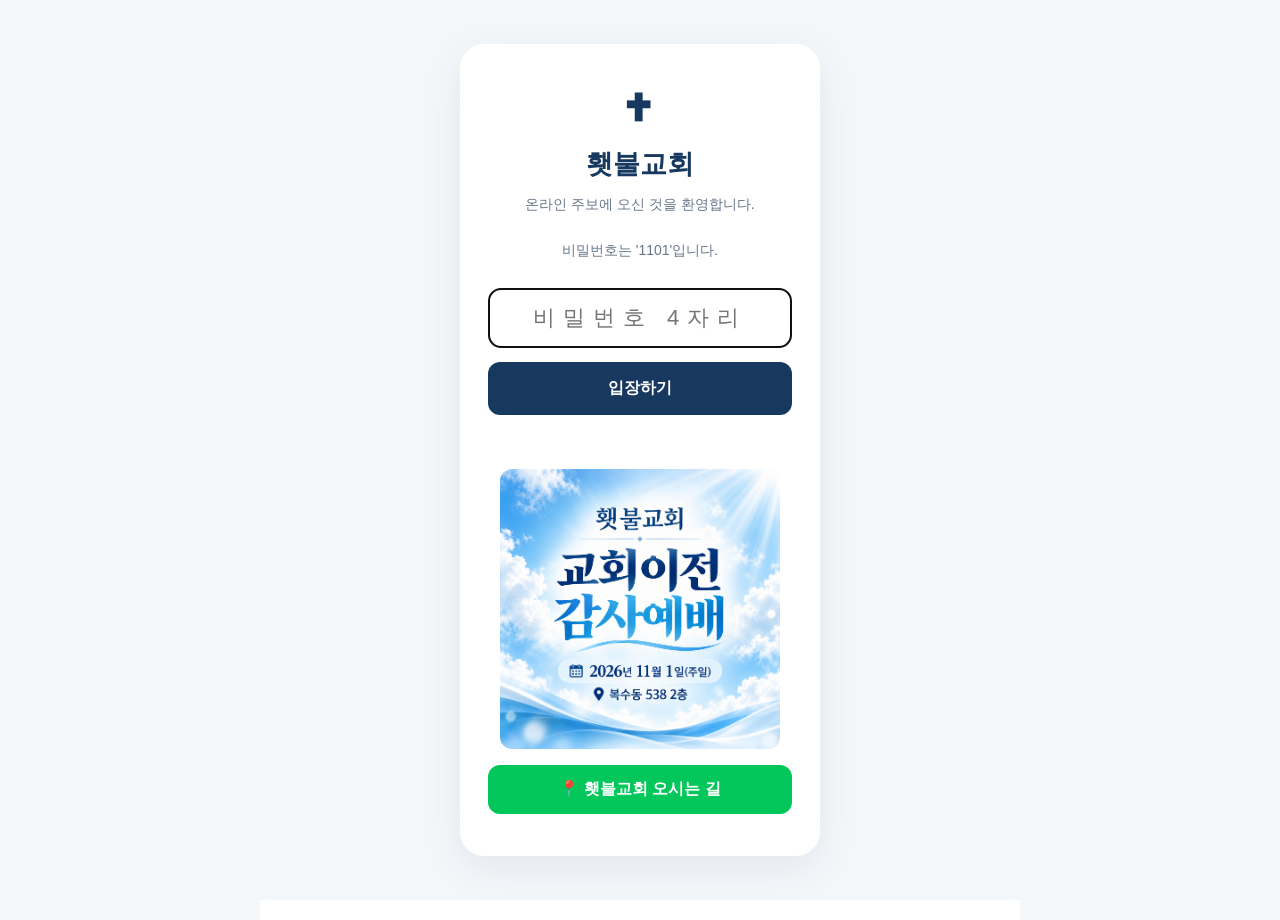
<file: index.html>
<!doctype html><html lang="ko"><head><meta charset="utf-8"><meta name="viewport" content="width=device-width,initial-scale=1"><title>홈 | 횃불교회</title><link rel="stylesheet" href="styles.css">

<style>
#church-lock {
  position: fixed;
  inset: 0;
  z-index: 999999;
  background: #f4f7fa;
  display: flex;
  align-items: center;
  justify-content: center;
  padding: 24px;
}

.church-lock-box {
  width: 100%;
  max-width: 360px;
  background: white;
  border-radius: 24px;
  padding: 42px 28px;
  text-align: center;
  box-shadow: 0 12px 40px rgba(20, 50, 80, 0.08);
  font-family: inherit;
}

.church-lock-icon {
  font-size: 42px;
  color: #17385f;
  margin-bottom: 12px;
}

.church-lock-box h2 {
  font-size: 27px;
  color: #17385f;
  margin: 0 0 12px;
}

.church-lock-box p {
  color: #66778b;
  font-size: 14px;
  margin-bottom: 28px;
}

#church-password {
  width: 100%;
  padding: 16px;
  border: 1px solid #d9e2ec;
  border-radius: 12px;
  font-size: 22px;
  text-align: center;
  letter-spacing: 8px;
  box-sizing: border-box;
}

#church-unlock {
  width: 100%;
  margin-top: 14px;
  padding: 16px;
  border: none;
  border-radius: 12px;
  background: #17385f;
  color: white;
  font-size: 16px;
  font-weight: bold;
  cursor: pointer;
}

#church-error {
  color: #d64545;
  font-size: 13px;
  margin: 14px 0 0;
  min-height: 20px;
}
  
/* 입장하기 버튼 아래 포스터 */
.church-poster {
  display: block;
  width: 100%;
  max-width: 280px;
  height: auto;
  margin: 20px auto 0;
  border-radius: 12px;
  object-fit: contain;
}

/* 화면이 작은 휴대폰에서도 스크롤 가능 */
#church-lock {
  overflow-y: auto;
}

.church-lock-box {
  margin: auto;
}

</style>
</head><body><div class="site"><header><a href="index.html">✝ 횃불교회</a></header>
<main>
<section class="hero"><h2>횃불교회에 오신 여러분을 환영합니다!</h2><p>"GOD loves you."</p><div>— ♡ —</div></section>
<section class="grid">
<a class="card" href="bulletin.html"><h2>주보</h2><p>예배 순서를 확인해요.</p></a>
<a class="card green" href="sermon.html"><h2>말씀 기억하기</h2><p>말씀을 기억하고 삶에 적용해요.</p></a>
<a class="card dark" href="welcome.html"><h2>횃불교회 소개</h2><p>서로를 위해 기도해요.</p></a>
<a class="card" href="news.html"><h2>교회 소식</h2><p>교회의 새로운 소식을 확인해요.</p></a>
</section>
</main>

<div style="text-align: center; padding: 25px 20px;">
  <a
    href="https://naver.me/GP2pM4Ov"
    target="_blank"
    rel="noopener noreferrer"
    style="
      display: inline-block;
      padding: 15px 35px;
      background: #03c75a;
      color: white;
      border-radius: 12px;
      text-decoration: none;
      font-size: 16px;
      font-weight: bold;
    "
  >
    📍 횃불교회 오시는 길
  </a>
</div>

<footer>© 2026 횃불교회. All rights reserved.</footer></div>

<script>
(function () {
  const PASSWORD = "1101";

  // 현재 브라우저 탭에서 인증했는지 확인
  if (sessionStorage.getItem("church_access") === "yes") {
    return;
  }

  // 기존 화면을 가리고 비밀번호 입력창 표시
  const overlay = document.createElement("div");
  overlay.id = "church-lock";
  overlay.innerHTML = `
    <div class="church-lock-box">
      <div class="church-lock-icon">✝</div>
      <h2>횃불교회</h2>
      <p>온라인 주보에 오신 것을 환영합니다.</p>
      <p>비밀번호는 '1101'입니다.</p>
      <input
        type="password"
        id="church-password"
        inputmode="numeric"
        pattern="[0-9]*"
        maxlength="4"
        placeholder="비밀번호 4자리"
        autocomplete="off"
      >
     
<button id="church-unlock">입장하기</button>
<p id="church-error" aria-live="polite"></p>

<img
  src="poster.png"
  alt="횃불교회 교회이전 감사예배 안내"
  class="church-poster"
>
<a
  href="https://naver.me/GP2pM4Ov"
  target="_blank"
  rel="noopener noreferrer"
  style="
    display: block;
    margin: 16px auto 0;
    padding: 14px 20px;
    background: #03c75a;
    color: white;
    border-radius: 12px;
    text-decoration: none;
    font-size: 16px;
    font-weight: bold;
    text-align: center;
  "
>
  📍 횃불교회 오시는 길
</a>    </div>
  `;

  document.body.appendChild(overlay);

  const input = document.getElementById("church-password");
  const button = document.getElementById("church-unlock");
  const error = document.getElementById("church-error");

  function unlock() {
    if (input.value === PASSWORD) {
      sessionStorage.setItem("church_access", "yes");
      overlay.remove();
    } else {
      error.textContent = "비밀번호가 올바르지 않습니다.";
      input.value = "";
      input.focus();
    }
  }

  button.addEventListener("click", unlock);
  input.addEventListener("keydown", function (e) {
    if (e.key === "Enter") unlock();
  });

  input.focus();
})();
</script>

</body></html>
</file>
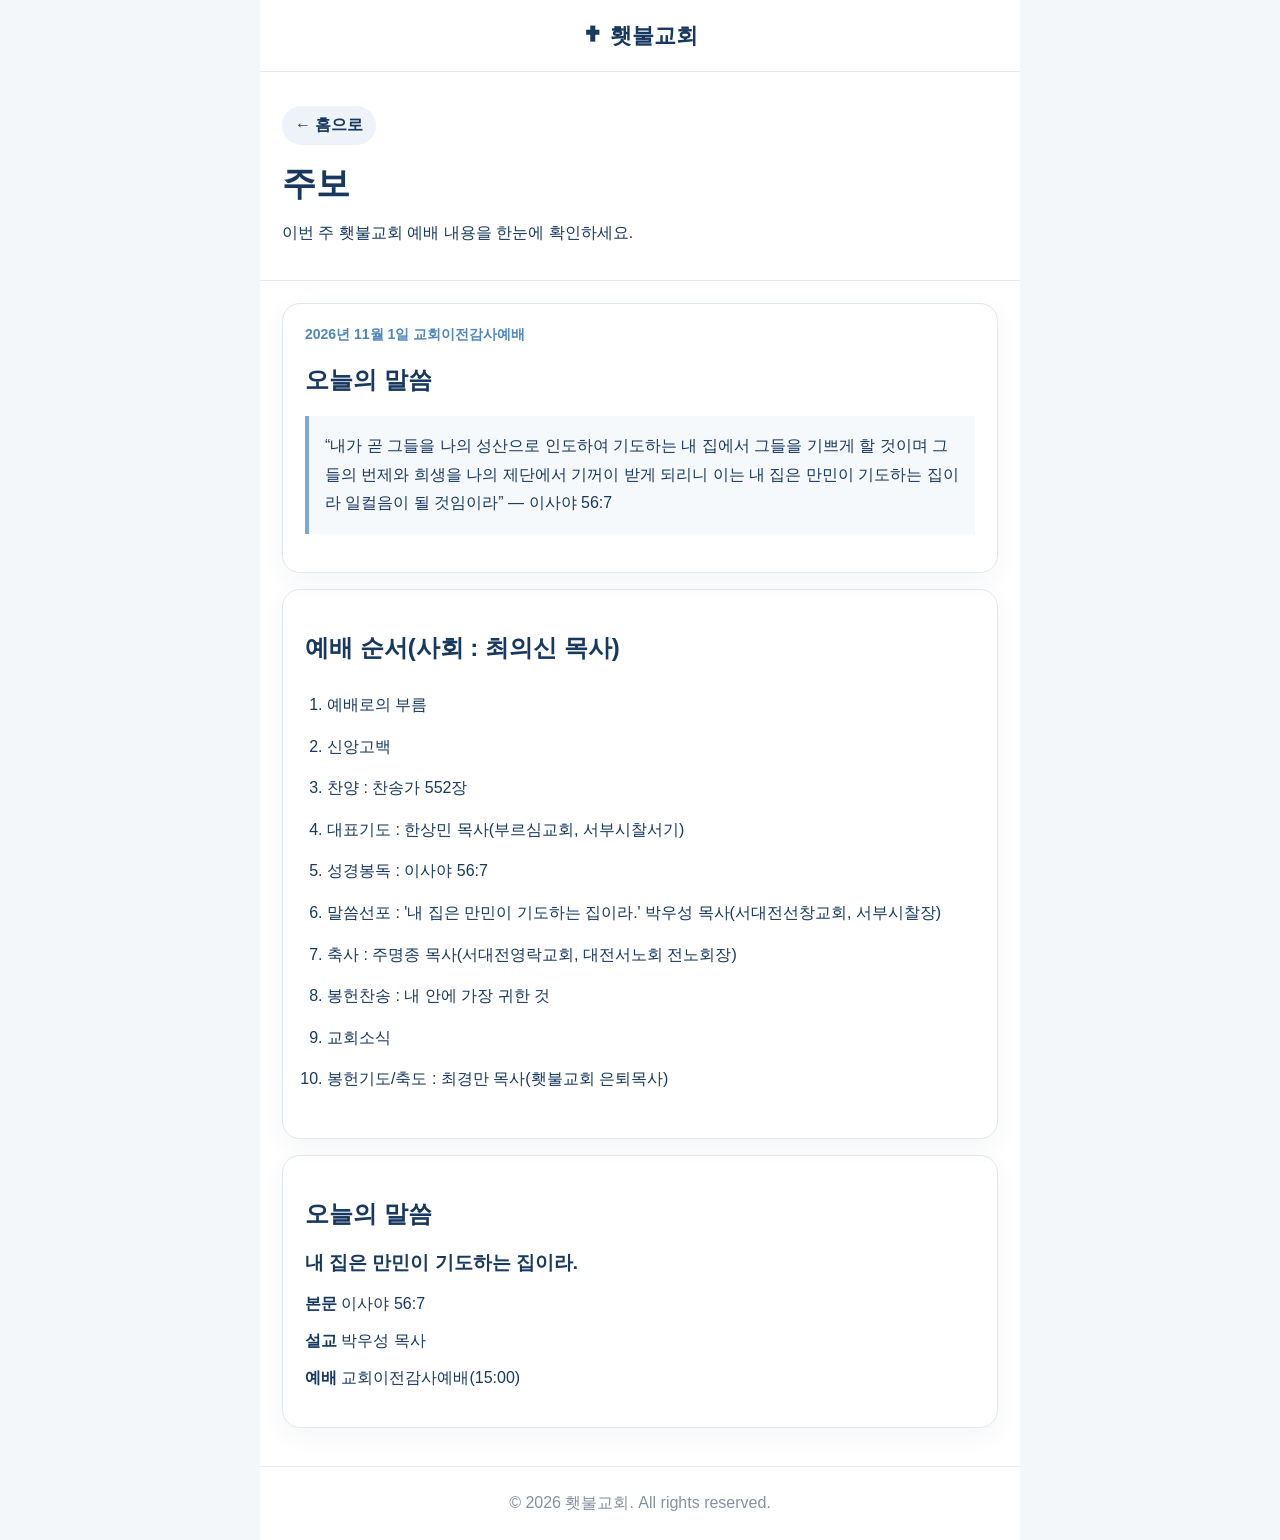
<file: bulletin.html>
<!doctype html><html lang="ko"><head><meta charset="utf-8"><meta name="viewport" content="width=device-width,initial-scale=1"><title>주보 | 횃불교회</title><link rel="stylesheet" href="styles.css"></head><body><div class="site"><header><a href="index.html">✝ 횃불교회</a></header>
<main><section class="pagehead"><a class="back" href="index.html">← 홈으로</a><h1>주보</h1><p>이번 주 횃불교회 예배 내용을 한눈에 확인하세요.</p></section>
<section class="body">
<div class="box"><div class="date">2026년 11월 1일 교회이전감사예배</div>
  <h2>오늘의 말씀</h2><p class="scripture">“내가 곧 그들을 나의 성산으로 인도하여 기도하는 내 집에서 그들을 기쁘게 할 것이며 그들의 번제와 희생을 나의 제단에서 기꺼이 받게 되리니 이는 내 집은 만민이 기도하는 집이라 일컬음이 될 것임이라” — 이사야 56:7</p></div>
<div class="box"><h2>예배 순서(사회 : 최의신 목사)</h2><ol>
  <li>예배로의 부름</li>
  <li>신앙고백</li>
  <li>찬양 : 찬송가 552장</li>
  <li>대표기도 : 한상민 목사(부르심교회, 서부시찰서기)</li>
  <li>성경봉독 :  이사야 56:7</li>
  <li>말씀선포 : '내 집은 만민이 기도하는 집이라.' 박우성 목사(서대전선창교회, 서부시찰장)</li>
  <li>축사 : 주명종 목사(서대전영락교회, 대전서노회 전노회장)</li>
  <li>봉헌찬송 : 내 안에 가장 귀한 것</li>
  <li>교회소식</li>
  <li>봉헌기도/축도 : 최경만 목사(횃불교회 은퇴목사)</li>
</ol></div>
<div class="box">
  <h2>오늘의 말씀</h2>
  <h3>내 집은 만민이 기도하는 집이라.</h3>
  <p><b>본문</b> 이사야 56:7</p>
  <p><b>설교</b> 박우성 목사</p>
  <p><b>예배</b> 교회이전감사예배(15:00)</p></div>
</section></main><footer>© 2026 횃불교회. All rights reserved.</footer></div></body></html>
</file>
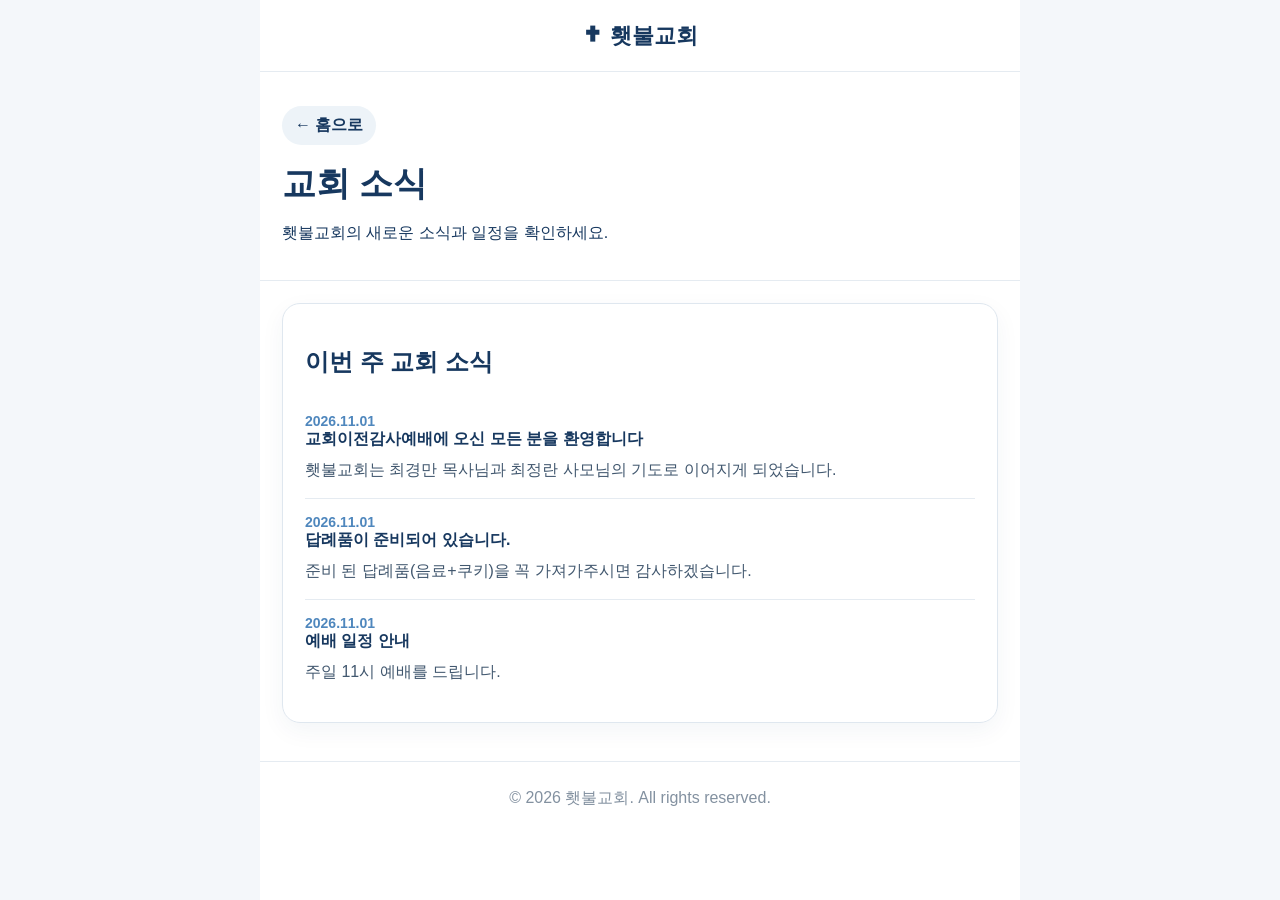
<file: news.html>
<!doctype html><html lang="ko"><head><meta charset="utf-8"><meta name="viewport" content="width=device-width,initial-scale=1"><title>교회 소식 | 횃불교회</title><link rel="stylesheet" href="styles.css"></head><body><div class="site"><header><a href="index.html">✝ 횃불교회</a></header>
<main><section class="pagehead"><a class="back" href="index.html">← 홈으로</a>
  <h1>교회 소식</h1><p>횃불교회의 새로운 소식과 일정을 확인하세요.</p></section>
<section class="body"><div class="box"><h2>이번 주 교회 소식</h2>
<div class="news"><div class="date">2026.11.01</div>
  <strong>교회이전감사예배에 오신 모든 분을 환영합니다</strong><p>횃불교회는 최경만 목사님과 최정란 사모님의 기도로 이어지게 되었습니다.</p></div>
<div class="news"><div class="date">2026.11.01</div>
  <strong>답례품이 준비되어 있습니다.</strong><p>준비 된 답례품(음료+쿠키)을 꼭 가져가주시면 감사하겠습니다.</p></div>
<div class="news"><div class="date">2026.11.01</div>
  <strong>예배 일정 안내</strong><p>주일 11시 예배를 드립니다.</p></div>
</div></section></main><footer>© 2026 횃불교회. All rights reserved.</footer></div></body></html>
</file>
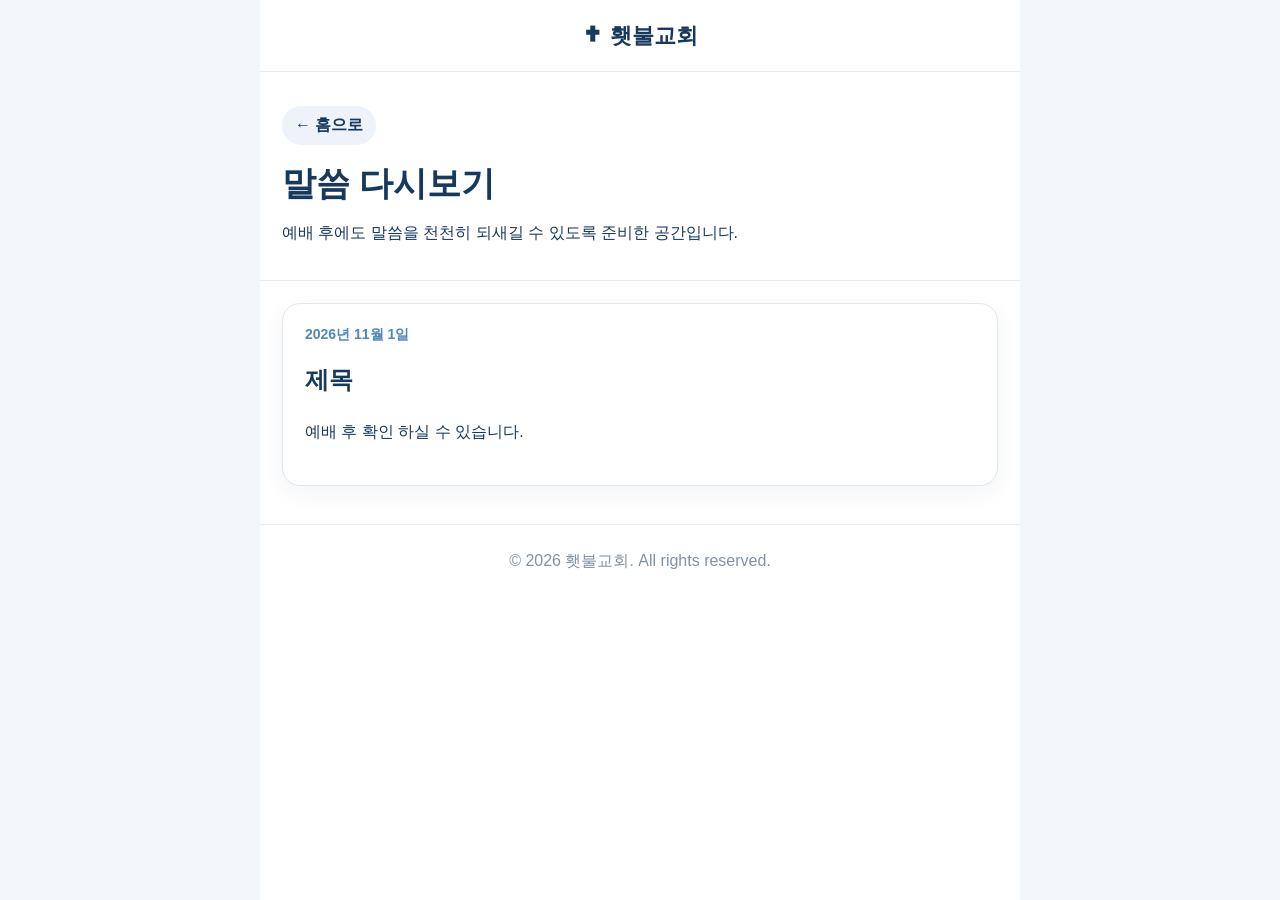
<file: sermon.html>
<!doctype html><html lang="ko"><head><meta charset="utf-8"><meta name="viewport" content="width=device-width,initial-scale=1"><title>말씀 다시보기 | 횃불교회</title><link rel="stylesheet" href="styles.css"></head><body><div class="site"><header><a href="index.html">✝ 횃불교회</a></header>
<main><section class="pagehead"><a class="back" href="index.html">← 홈으로</a>
  <h1>말씀 다시보기</h1><p>예배 후에도 말씀을 천천히 되새길 수 있도록 준비한 공간입니다.</p></section>
<section class="body"><div class="box">
  <div class="date">2026년 11월 1일</div>
  <h2>제목</h2>
  <p class="note">예배 후 확인 하실 수 있습니다.</p>
</div>
</section>
</main>
  <footer>© 2026 횃불교회. All rights reserved.</footer></div></body></html>
</file>
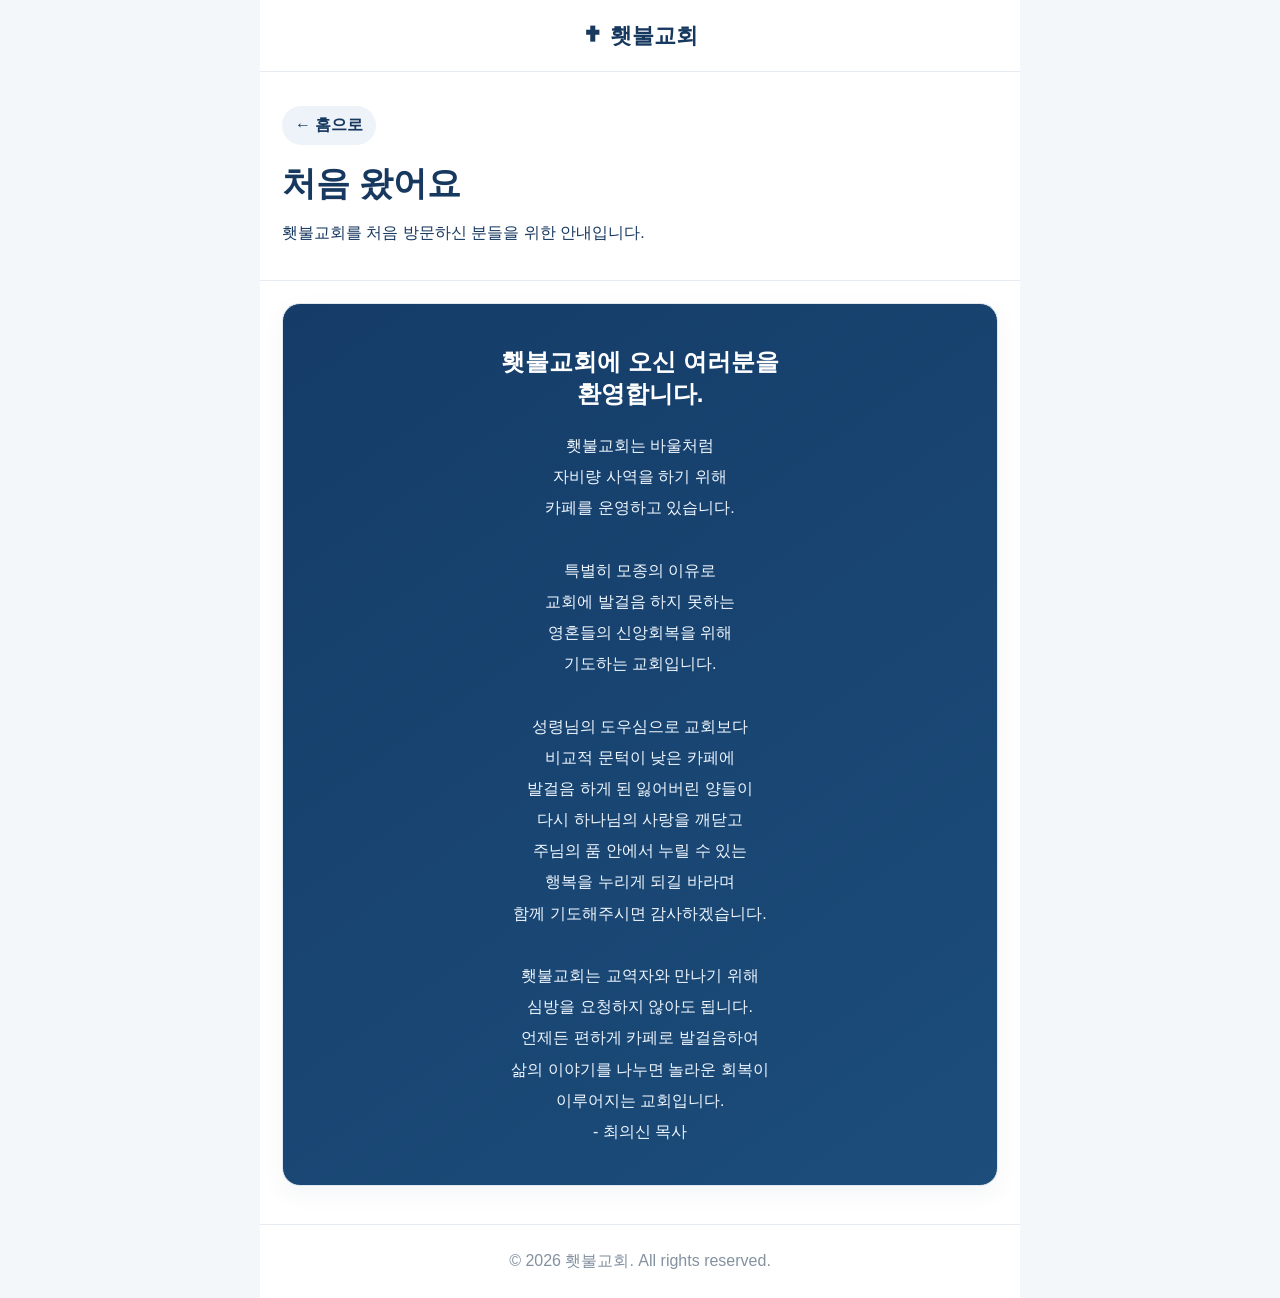
<file: welcome.html>
<!doctype html><html lang="ko"><head><meta charset="utf-8"><meta name="viewport" content="width=device-width,initial-scale=1"><title>처음 왔어요 | 횃불교회</title><link rel="stylesheet" href="styles.css"></head><body><div class="site"><header><a href="index.html">✝ 횃불교회</a></header>
<main><section class="pagehead"><a class="back" href="index.html">← 홈으로</a><h1>처음 왔어요</h1><p>횃불교회를 처음 방문하신 분들을 위한 안내입니다.</p></section>
<section class="body"><div class="box welcome"><h2>횃불교회에 오신 여러분을<br>환영합니다.</h2><p class="note">횃불교회는 바울처럼 
자비량 사역을 하기 위해
카페를 운영하고 있습니다.

특별히 모종의 이유로 
교회에 발걸음 하지 못하는 
영혼들의 신앙회복을 위해 
기도하는 교회입니다.

성령님의 도우심으로 교회보다 
비교적 문턱이 낮은 카페에 
발걸음 하게 된 잃어버린 양들이 
다시 하나님의 사랑을 깨닫고 
주님의 품 안에서 누릴 수 있는 
행복을 누리게 되길 바라며
함께 기도해주시면 감사하겠습니다.

횃불교회는 교역자와 만나기 위해 
심방을 요청하지 않아도 됩니다.
언제든 편하게 카페로 발걸음하여 
삶의 이야기를 나누면 놀라운 회복이 
이루어지는 교회입니다. 
- 최의신 목사</p></div></section></main><footer>© 2026 횃불교회. All rights reserved.</footer></div></body></html>
</file>
<file: styles.css>
body{margin:0;background:#f4f7fa;color:#17385f;font-family:Arial,'Noto Sans KR',sans-serif}
*{box-sizing:border-box} a{text-decoration:none;color:inherit}
.site{max-width:760px;margin:auto;background:white;min-height:100vh}
header{height:72px;display:flex;align-items:center;justify-content:center;border-bottom:1px solid #e5ebf1;position:sticky;top:0;background:#fff;z-index:10}
header a{font-weight:800;font-size:22px}
.hero{padding:54px 24px;text-align:center;background:linear-gradient(135deg,#eef6fb,#fff)}
.hero h1{font-size:54px;margin:0;color:#28598a;font-family:serif;font-style:italic}.hero p{color:#5f92c1;font-weight:700}
.grid{display:grid;grid-template-columns:1fr 1fr;gap:14px;padding:22px}
.card{border:2px solid #dbe5ee;border-radius:18px;padding:28px 16px;text-align:center;min-height:190px;display:flex;flex-direction:column;justify-content:center}
.card.dark{background:#17385f;color:#fff;border-color:#17385f}.card.green{border-color:#b9dbcf}
.card h2{margin:0 0 10px}.card p{margin:0;color:#65768a;line-height:1.6}.dark p{color:#edf4fa}
.pagehead{padding:34px 22px 20px;border-bottom:1px solid #e5ebf1}.pagehead h1{margin:16px 0 8px;font-size:34px}
.back{display:inline-block;background:#edf3f8;padding:9px 13px;border-radius:999px;font-weight:700}
.body{padding:22px}.box{border:1px solid #dfe7ef;border-radius:18px;padding:22px;margin-bottom:16px;box-shadow:0 8px 24px rgba(24,54,90,.05)}
.date{color:#4f87bd;font-weight:800;font-size:14px}.scripture{padding:16px;background:#f6f9fc;border-left:4px solid #7aa8d2;line-height:1.8}
ol{padding-left:22px}li{padding:8px 0;line-height:1.6}.note{white-space:pre-line;line-height:1.95}
.welcome{background:linear-gradient(145deg,#153c68,#1c4d7b);color:#fff;text-align:center}.welcome p{color:#eef6ff}
.news{padding:15px 0;border-bottom:1px solid #e5ebf1}.news:last-child{border-bottom:0}.news p{margin:6px 0 0;line-height:1.7;color:#42586f}
footer{text-align:center;padding:26px;color:#8391a0;border-top:1px solid #e5ebf1}
@media(max-width:520px){.hero h1{font-size:42px}.grid{gap:10px;padding:14px 8px}.card{min-height:170px;padding:20px 10px}.card h2{font-size:18px}.card p{font-size:12px}}
</file>
